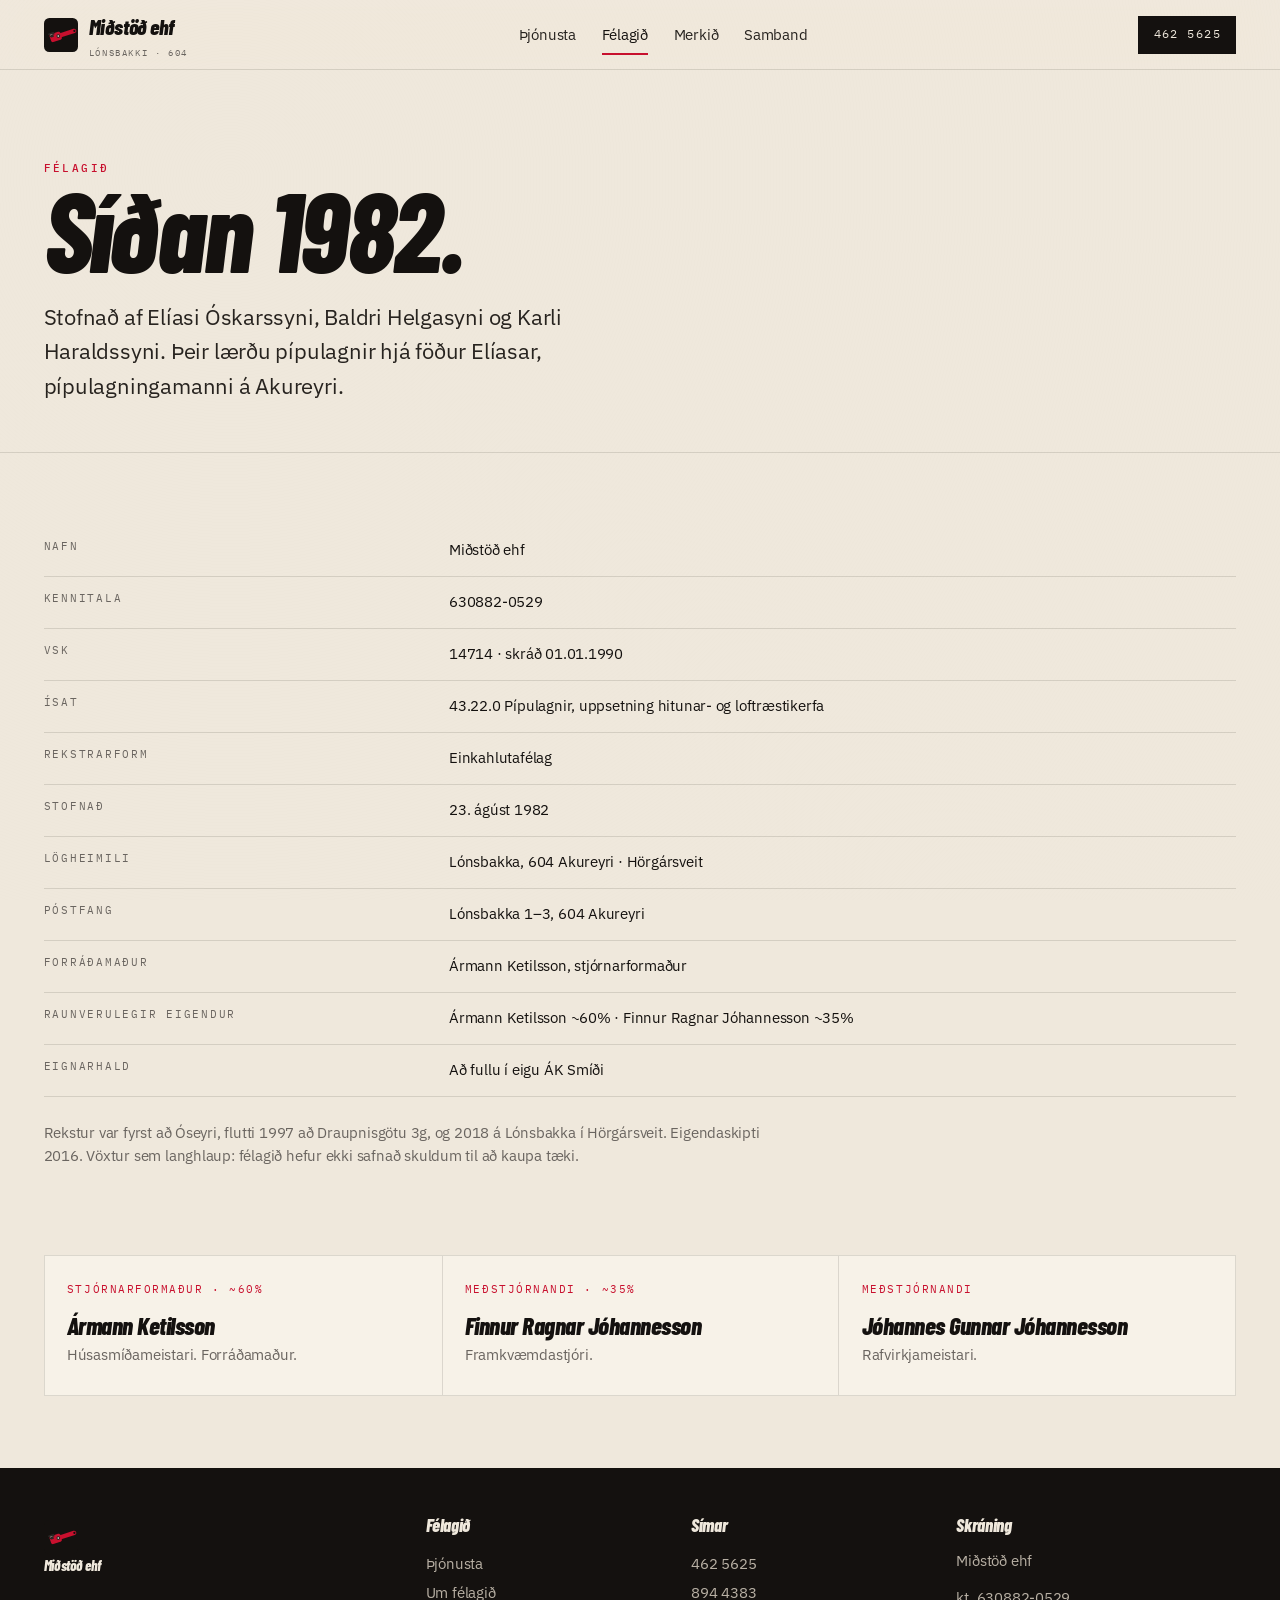
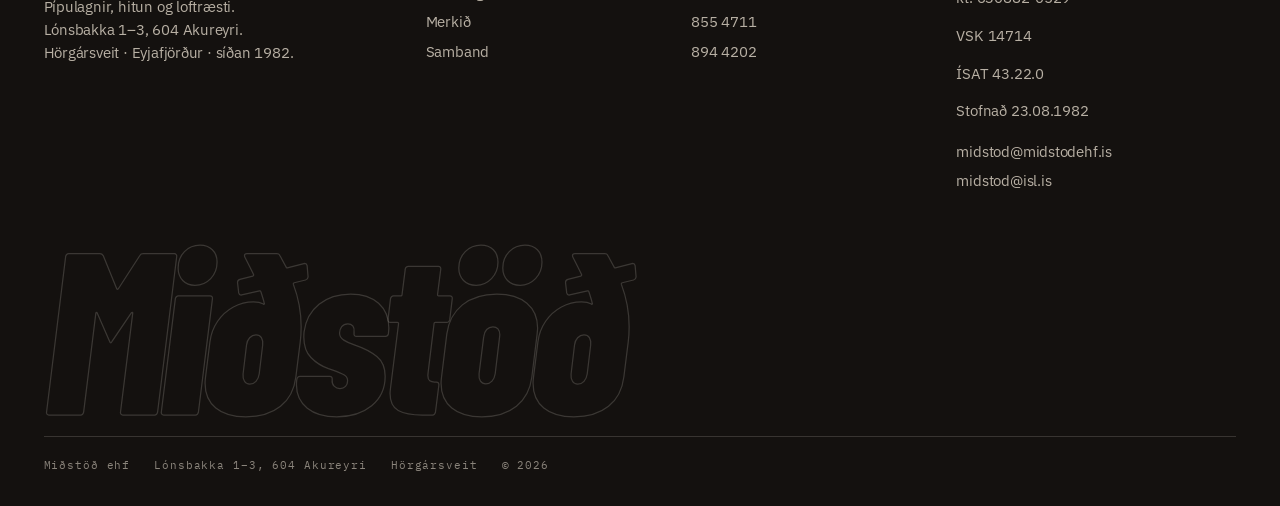
<file: felagid.html>
<!DOCTYPE html>
<html lang="is">
<head>
  <meta charset="utf-8">
  <meta name="viewport" content="width=device-width, initial-scale=1">
  <title>Félagið — Miðstöð ehf</title>
  <meta name="description" content="Miðstöð ehf, kt. 630882-0529. Stofnað 23. ágúst 1982. Ármann Ketilsson stjórnarformaður. Lónsbakka 1–3, 604 Akureyri.">
  <meta name="theme-color" content="#14110f">
  <meta name="robots" content="index,follow">
  <link rel="canonical" href="https://midstod.vercel.app/felagid">
  <link rel="icon" href="img/favicon.svg" type="image/svg+xml">
  <link rel="icon" href="img/favicon-32.png" sizes="32x32" type="image/png">
  <link rel="apple-touch-icon" href="img/apple-touch.png">
  <link rel="manifest" href="site.webmanifest">
  <meta property="og:type" content="website">
  <meta property="og:locale" content="is_IS">
  <meta property="og:title" content="Félagið">
  <meta property="og:description" content="Miðstöð ehf, kt. 630882-0529. Stofnað 23. ágúst 1982. Ármann Ketilsson stjórnarformaður. Lónsbakka 1–3, 604 Akureyri.">
  <meta property="og:url" content="https://midstod.vercel.app/felagid">
  <meta property="og:image" content="https://api.finna.is/uploads/company/header_image/7693/original.jpg">
  <meta property="og:image:width" content="1200">
  <meta property="og:image:height" content="630">
  <meta name="twitter:card" content="summary_large_image">
  <meta name="twitter:image" content="https://api.finna.is/uploads/company/header_image/7693/original.jpg">
  <link rel="preconnect" href="https://fonts.googleapis.com">
  <link rel="preconnect" href="https://fonts.gstatic.com" crossorigin>
  <link href="https://fonts.googleapis.com/css2?family=Barlow+Condensed:ital,wght@0,600;0,700;0,800;1,700;1,800&family=IBM+Plex+Mono:wght@400;500&family=IBM+Plex+Sans:ital,wght@0,400;0,500;0,600;1,400&display=swap" rel="stylesheet">
  <link rel="stylesheet" href="css/site.css">
  
</head>
<body>
<a class="skip" href="#efni">Fara í efni</a>
<header class="nav" data-nav>
  <a class="nav-brand" href="index.html">
    <img src="img/mark.svg" width="34" height="34" alt="">
    <span>Miðstöð ehf<small>Lónsbakki · 604</small></span>
  </a>
  <nav class="nav-links" data-links aria-label="Aðalvalmynd">
    <a href="thjonusta.html">Þjónusta</a>
    <a href="felagid.html" aria-current="page">Félagið</a>
    <a href="merki.html">Merkið</a>
    <a href="samband.html">Samband</a>
  </nav>
  <a class="nav-tel" href="tel:+3544625625">462 5625</a>
  <button class="nav-toggle" type="button" aria-label="Opna valmynd" aria-expanded="false" data-toggle>
    <span></span>
  </button>
</header>
<main id="efni">
<section class="page-hero">
  <div class="wrap">
    <p class="kicker">Félagið</p>
    <h1>Síðan 1982.</h1>
    <p class="lede" style="margin-top:1.2rem">Stofnað af Elíasi Óskarssyni, Baldri Helgasyni og Karli Haraldssyni. Þeir lærðu pípulagnir hjá föður Elíasar, pípulagningamanni á Akureyri.</p>
  </div>
</section>
<section class="section">
  <div class="wrap">
    <table class="spec">
      <tr><th>Nafn</th><td>Miðstöð ehf</td></tr>
      <tr><th>Kennitala</th><td>630882-0529</td></tr>
      <tr><th>VSK</th><td>14714 · skráð 01.01.1990</td></tr>
      <tr><th>ÍSAT</th><td>43.22.0 Pípulagnir, uppsetning hitunar- og loftræstikerfa</td></tr>
      <tr><th>Rekstrarform</th><td>Einkahlutafélag</td></tr>
      <tr><th>Stofnað</th><td>23. ágúst 1982</td></tr>
      <tr><th>Lögheimili</th><td>Lónsbakka, 604 Akureyri · Hörgársveit</td></tr>
      <tr><th>Póstfang</th><td>Lónsbakka 1–3, 604 Akureyri</td></tr>
      <tr><th>Forráðamaður</th><td>Ármann Ketilsson, stjórnarformaður</td></tr>
      <tr><th>Raunverulegir eigendur</th><td>Ármann Ketilsson ~60% · Finnur Ragnar Jóhannesson ~35%</td></tr>
      <tr><th>Eignarhald</th><td>Að fullu í eigu ÁK Smíði</td></tr>
    </table>
    <p class="note" style="margin-top:1.6rem">Rekstur var fyrst að Óseyri, flutti 1997 að Draupnisgötu 3g, og 2018 á Lónsbakka í Hörgársveit. Eigendaskipti 2016. Vöxtur sem langhlaup: félagið hefur ekki safnað skuldum til að kaupa tæki.</p>
  </div>
</section>
<section class="section" style="padding-top:0">
  <div class="wrap">
    <div class="people">
      <article class="person">
        <p class="role">Stjórnarformaður · ~60%</p>
        <h3>Ármann Ketilsson</h3>
        <p>Húsasmíðameistari. Forráðamaður.</p>
      </article>
      <article class="person">
        <p class="role">Meðstjórnandi · ~35%</p>
        <h3>Finnur Ragnar Jóhannesson</h3>
        <p>Framkvæmdastjóri.</p>
      </article>
      <article class="person">
        <p class="role">Meðstjórnandi</p>
        <h3>Jóhannes Gunnar Jóhannesson</h3>
        <p>Rafvirkjameistari.</p>
      </article>
    </div>
  </div>
</section>
</main>
<footer class="foot">
  <div class="wrap">
    <div class="foot-grid">
      <div>
        <a class="nav-brand" href="index.html">
          <img src="img/mark.svg" width="36" height="36" alt="">
          <span>Miðstöð ehf</span>
        </a>
        <p>Pípulagnir, hitun og loftræsti.<br>Lónsbakka 1–3, 604 Akureyri.<br>Hörgársveit · Eyjafjörður · síðan 1982.</p>
      </div>
      <div>
        <h2>Félagið</h2>
        <a href="thjonusta.html">Þjónusta</a>
        <a href="felagid.html">Um félagið</a>
        <a href="merki.html">Merkið</a>
        <a href="samband.html">Samband</a>
      </div>
      <div>
        <h2>Símar</h2>
        <a href="tel:+3544625625">462 5625</a>
        <a href="tel:+3548944383">894 4383</a>
        <a href="tel:+3548554711">855 4711</a>
        <a href="tel:+3548944202">894 4202</a>
      </div>
      <div>
        <h2>Skráning</h2>
        <p>Miðstöð ehf</p>
        <p>kt. 630882-0529</p>
        <p>VSK 14714</p>
        <p>ÍSAT 43.22.0</p>
        <p>Stofnað 23.08.1982</p>
        <a href="mailto:midstod@midstodehf.is">midstod@midstodehf.is</a>
        <a href="mailto:midstod@isl.is">midstod@isl.is</a>
      </div>
    </div>
    <div class="foot-giant" aria-hidden="true">Miðstöð</div>
    <div class="foot-legal">
      <span>Miðstöð ehf</span>
      <span>Lónsbakka 1–3, 604 Akureyri</span>
      <span>Hörgársveit</span>
      <span>© <span data-year>2026</span></span>
    </div>
  </div>
</footer>
<script src="js/site.js"></script></body></html>
</file>
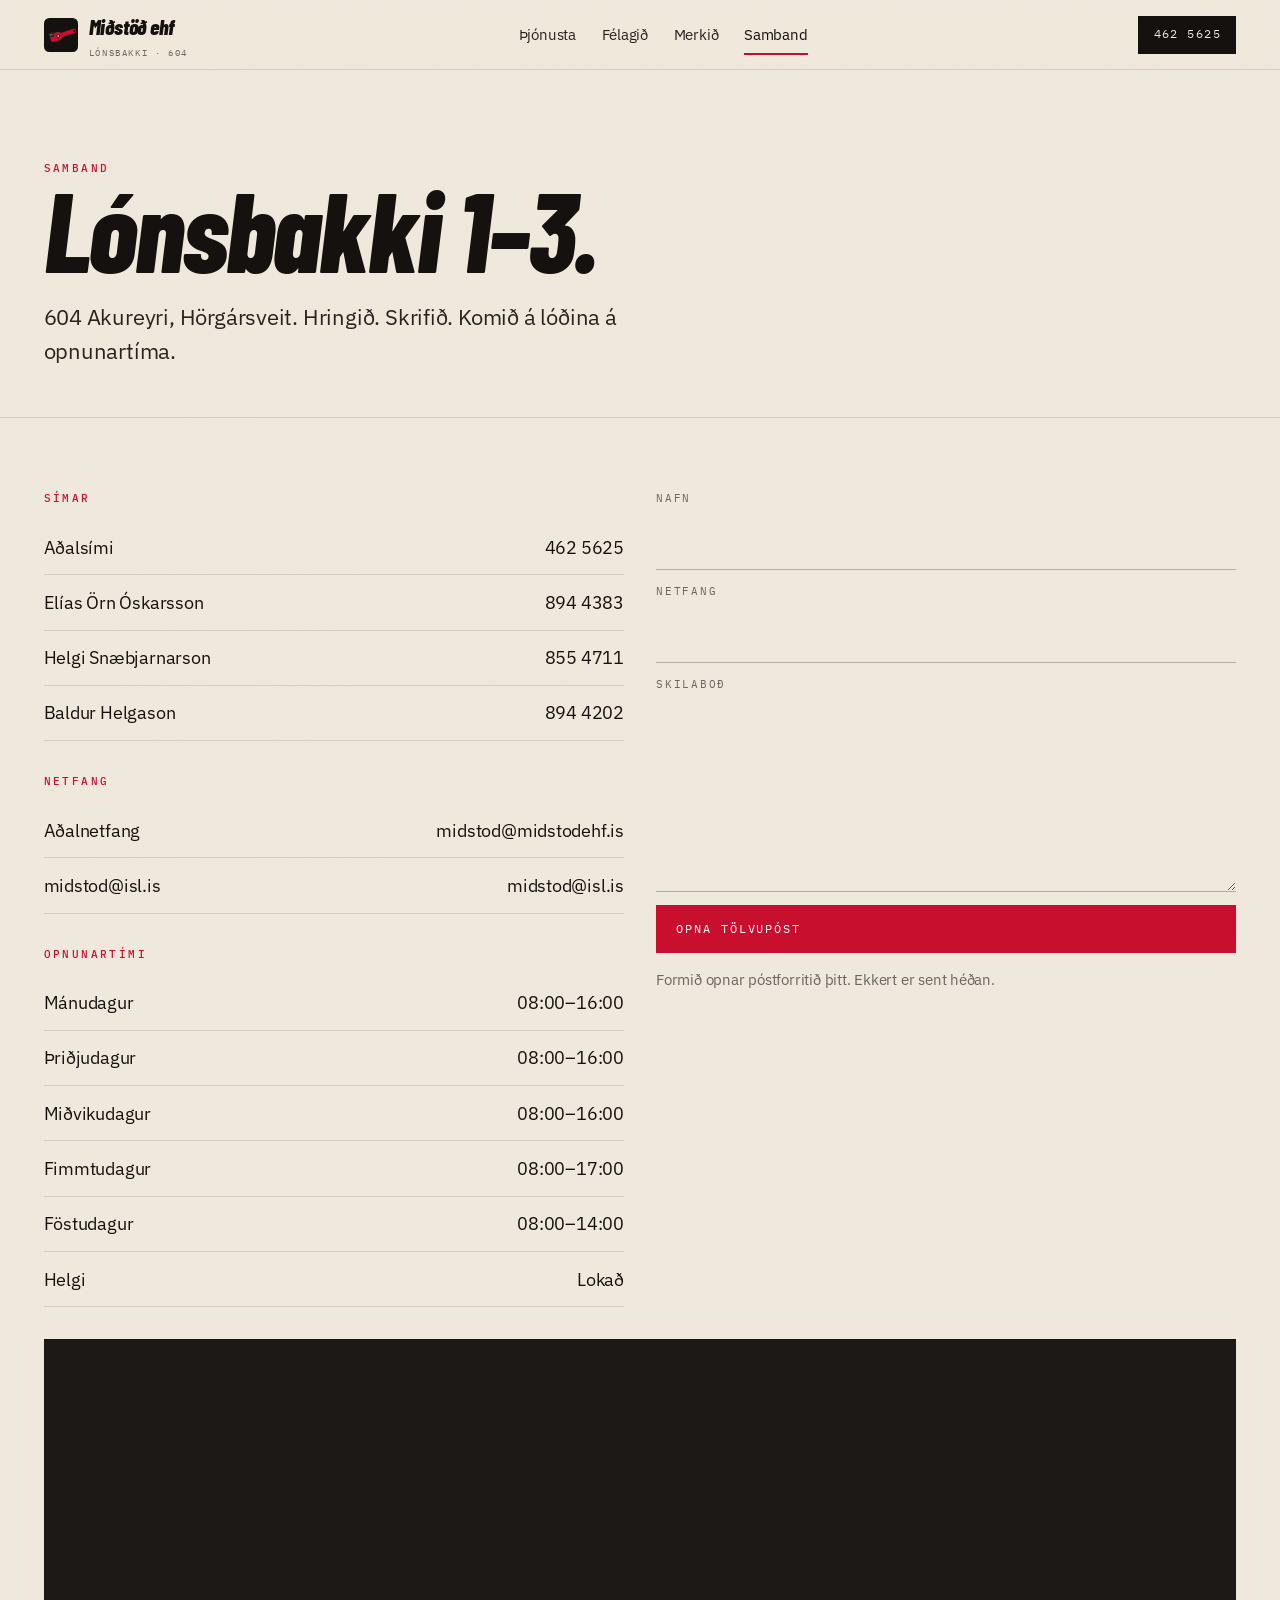
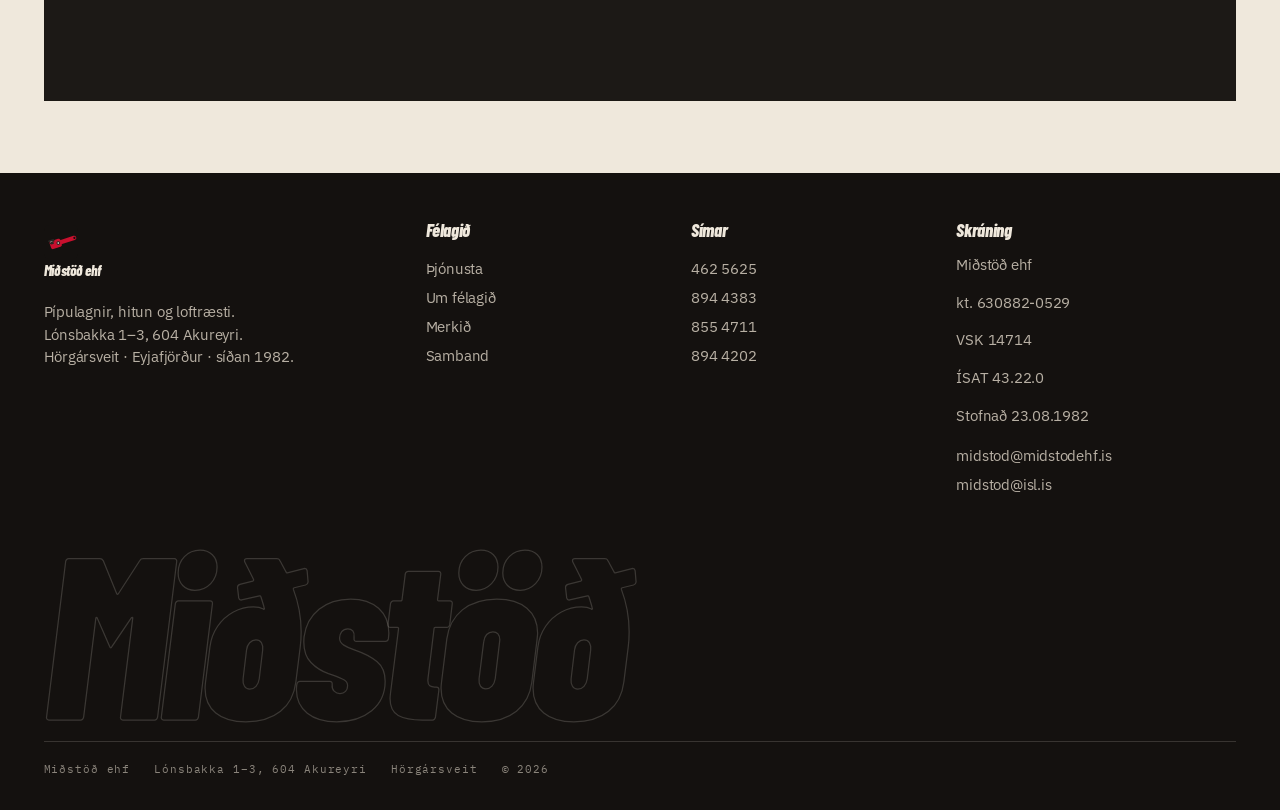
<file: samband.html>
<!DOCTYPE html>
<html lang="is">
<head>
  <meta charset="utf-8">
  <meta name="viewport" content="width=device-width, initial-scale=1">
  <title>Samband — Miðstöð ehf</title>
  <meta name="description" content="Hafa samband við Miðstöð ehf. Lónsbakka 1–3, 604 Akureyri. 462 5625 · midstod@midstodehf.is. Opnunartími virka daga.">
  <meta name="theme-color" content="#14110f">
  <meta name="robots" content="index,follow">
  <link rel="canonical" href="https://midstod.vercel.app/samband">
  <link rel="icon" href="img/favicon.svg" type="image/svg+xml">
  <link rel="icon" href="img/favicon-32.png" sizes="32x32" type="image/png">
  <link rel="apple-touch-icon" href="img/apple-touch.png">
  <link rel="manifest" href="site.webmanifest">
  <meta property="og:type" content="website">
  <meta property="og:locale" content="is_IS">
  <meta property="og:title" content="Samband">
  <meta property="og:description" content="Hafa samband við Miðstöð ehf. Lónsbakka 1–3, 604 Akureyri. 462 5625 · midstod@midstodehf.is. Opnunartími virka daga.">
  <meta property="og:url" content="https://midstod.vercel.app/samband">
  <meta property="og:image" content="https://midstod.vercel.app/img/og.jpg">
  <meta property="og:image:width" content="1200">
  <meta property="og:image:height" content="630">
  <meta name="twitter:card" content="summary_large_image">
  <meta name="twitter:image" content="https://midstod.vercel.app/img/og.jpg">
  <link rel="preconnect" href="https://fonts.googleapis.com">
  <link rel="preconnect" href="https://fonts.gstatic.com" crossorigin>
  <link href="https://fonts.googleapis.com/css2?family=Barlow+Condensed:ital,wght@0,600;0,700;0,800;1,700;1,800&family=IBM+Plex+Mono:wght@400;500&family=IBM+Plex+Sans:ital,wght@0,400;0,500;0,600;1,400&display=swap" rel="stylesheet">
  <link rel="stylesheet" href="css/site.css">
  
</head>
<body>
<a class="skip" href="#efni">Fara í efni</a>
<header class="nav" data-nav>
  <a class="nav-brand" href="index.html">
    <img src="img/mark.svg" width="34" height="34" alt="">
    <span>Miðstöð ehf<small>Lónsbakki · 604</small></span>
  </a>
  <nav class="nav-links" data-links aria-label="Aðalvalmynd">
    <a href="thjonusta.html">Þjónusta</a>
    <a href="felagid.html">Félagið</a>
    <a href="merki.html">Merkið</a>
    <a href="samband.html" aria-current="page">Samband</a>
  </nav>
  <a class="nav-tel" href="tel:+3544625625">462 5625</a>
  <button class="nav-toggle" type="button" aria-label="Opna valmynd" aria-expanded="false" data-toggle>
    <span></span>
  </button>
</header>
<main id="efni">
<section class="page-hero">
  <div class="wrap">
    <p class="kicker">Samband</p>
    <h1>Lónsbakki 1–3.</h1>
    <p class="lede" style="margin-top:1.2rem">604 Akureyri, Hörgársveit. Hringið. Skrifið. Komið á lóðina á opnunartíma.</p>
  </div>
</section>
<section class="section">
  <div class="wrap">
    <div class="contact-grid">
      <div>
        <p class="kicker">Símar</p>
        <div class="phones" style="margin-top:.8rem">
          <a href="tel:+3544625625"><span>Aðalsími</span><span>462 5625</span></a>
          <a href="tel:+3548944383"><span>Elías Örn Óskarsson</span><span>894 4383</span></a>
          <a href="tel:+3548554711"><span>Helgi Snæbjarnarson</span><span>855 4711</span></a>
          <a href="tel:+3548944202"><span>Baldur Helgason</span><span>894 4202</span></a>
        </div>
        <p class="kicker" style="margin-top:2rem">Netfang</p>
        <div class="mails" style="margin-top:.8rem">
          <a href="mailto:midstod@midstodehf.is"><span>Aðalnetfang</span><span>midstod@midstodehf.is</span></a>
          <a href="mailto:midstod@isl.is"><span>midstod@isl.is</span><span>midstod@isl.is</span></a>
        </div>
        <p class="kicker" style="margin-top:2rem">Opnunartími</p>
        <ul class="hours" style="margin-top:.8rem">
          <li><span>Mánudagur</span><span>08:00–16:00</span></li>
          <li><span>Þriðjudagur</span><span>08:00–16:00</span></li>
          <li><span>Miðvikudagur</span><span>08:00–16:00</span></li>
          <li><span>Fimmtudagur</span><span>08:00–17:00</span></li>
          <li><span>Föstudagur</span><span>08:00–14:00</span></li>
          <li><span>Helgi</span><span>Lokað</span></li>
        </ul>
      </div>
      <div>
        <form data-mail>
          <label for="nafn">Nafn</label>
          <input id="nafn" name="nafn" autocomplete="name">
          <label for="netfang">Netfang</label>
          <input id="netfang" name="netfang" type="email" autocomplete="email">
          <label for="skilabod">Skilaboð</label>
          <textarea id="skilabod" name="skilabod" rows="6" required></textarea>
          <button class="btn" type="submit">Opna tölvupóst</button>
        </form>
        <p class="note" style="margin-top:1rem">Formið opnar póstforritið þitt. Ekkert er sent héðan.</p>
      </div>
    </div>
    <div class="map-frame" style="margin-top:2rem">
      <iframe title="Kort af Lónsbakka 1–3" src="https://maps.google.com/maps?q=Lónsbakka%201-3%20604%20Akureyri&z=14&output=embed" loading="lazy" referrerpolicy="no-referrer-when-downgrade"></iframe>
    </div>
  </div>
</section>
</main>
<footer class="foot">
  <div class="wrap">
    <div class="foot-grid">
      <div>
        <a class="nav-brand" href="index.html">
          <img src="img/mark.svg" width="36" height="36" alt="">
          <span>Miðstöð ehf</span>
        </a>
        <p>Pípulagnir, hitun og loftræsti.<br>Lónsbakka 1–3, 604 Akureyri.<br>Hörgársveit · Eyjafjörður · síðan 1982.</p>
      </div>
      <div>
        <h2>Félagið</h2>
        <a href="thjonusta.html">Þjónusta</a>
        <a href="felagid.html">Um félagið</a>
        <a href="merki.html">Merkið</a>
        <a href="samband.html">Samband</a>
      </div>
      <div>
        <h2>Símar</h2>
        <a href="tel:+3544625625">462 5625</a>
        <a href="tel:+3548944383">894 4383</a>
        <a href="tel:+3548554711">855 4711</a>
        <a href="tel:+3548944202">894 4202</a>
      </div>
      <div>
        <h2>Skráning</h2>
        <p>Miðstöð ehf</p>
        <p>kt. 630882-0529</p>
        <p>VSK 14714</p>
        <p>ÍSAT 43.22.0</p>
        <p>Stofnað 23.08.1982</p>
        <a href="mailto:midstod@midstodehf.is">midstod@midstodehf.is</a>
        <a href="mailto:midstod@isl.is">midstod@isl.is</a>
      </div>
    </div>
    <div class="foot-giant" aria-hidden="true">Miðstöð</div>
    <div class="foot-legal">
      <span>Miðstöð ehf</span>
      <span>Lónsbakka 1–3, 604 Akureyri</span>
      <span>Hörgársveit</span>
      <span>© <span data-year>2026</span></span>
    </div>
  </div>
</footer>
<script src="js/site.js"></script></body></html>
</file>
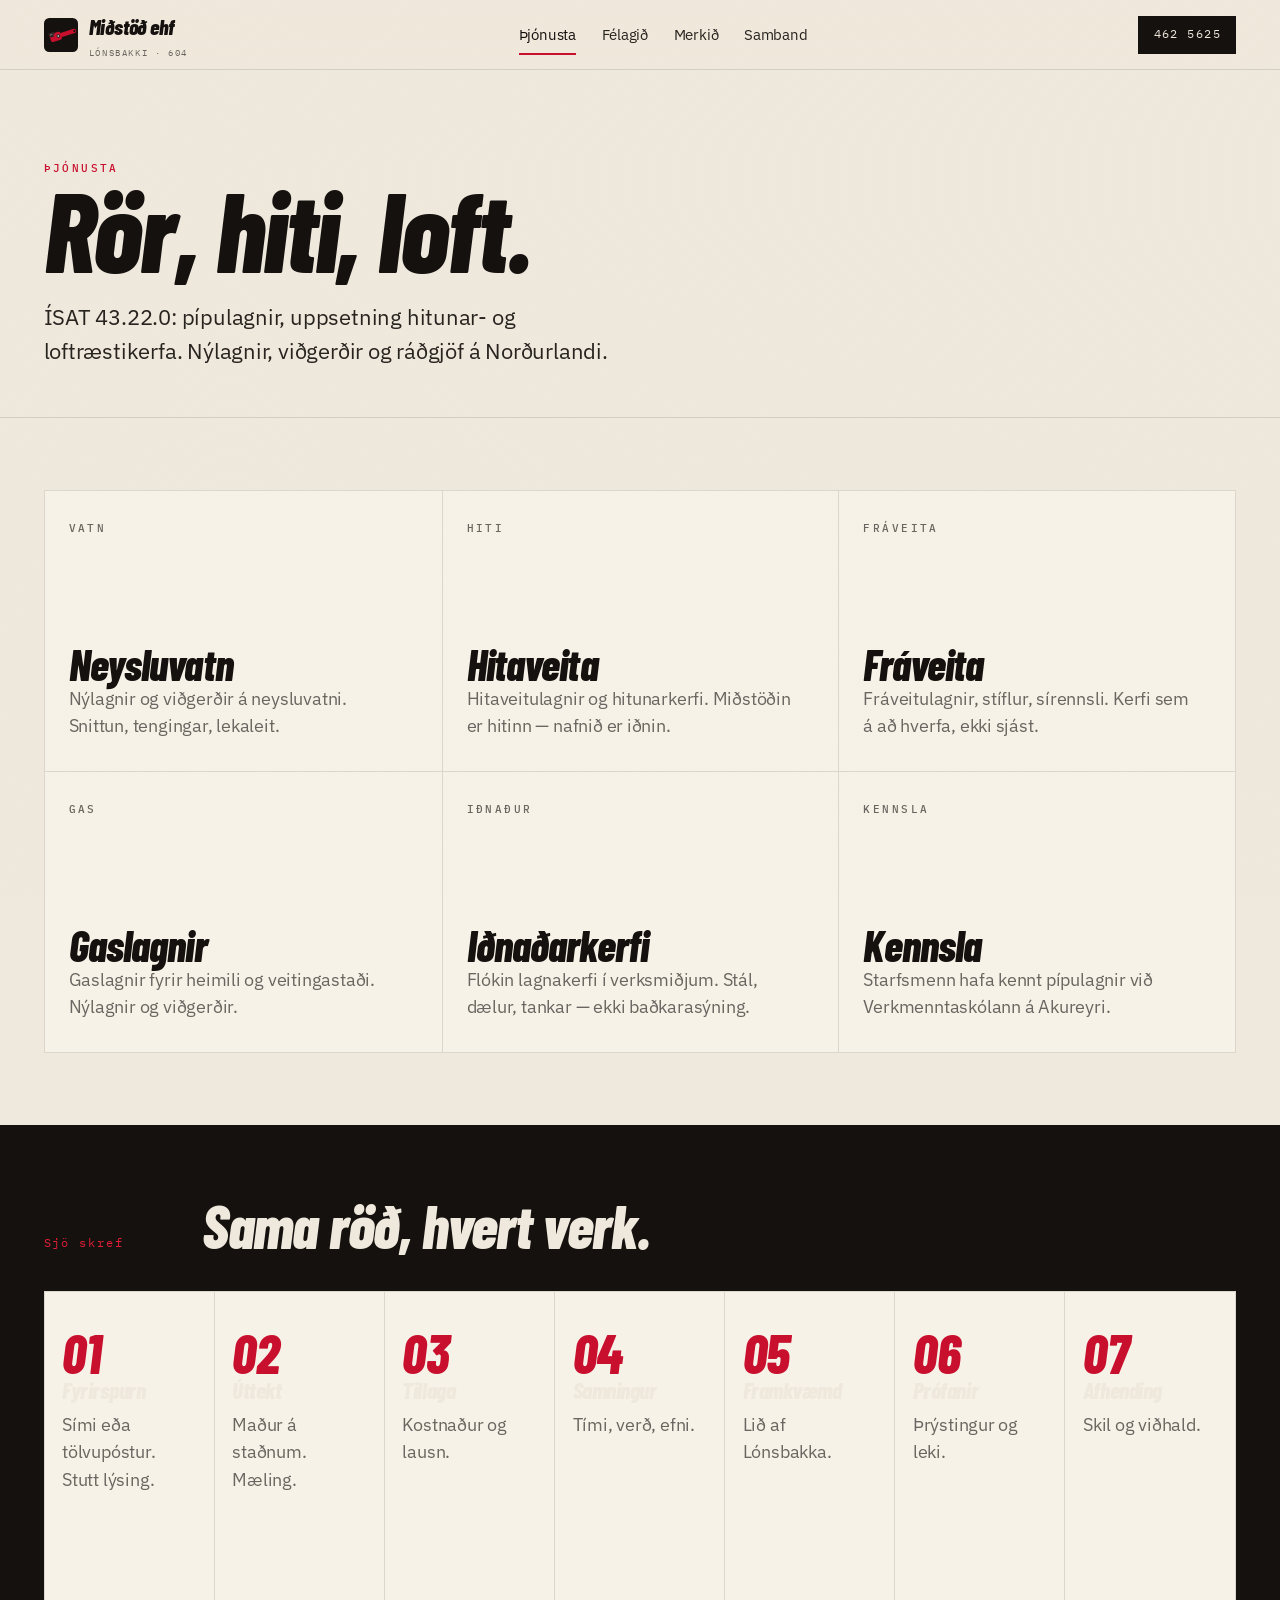
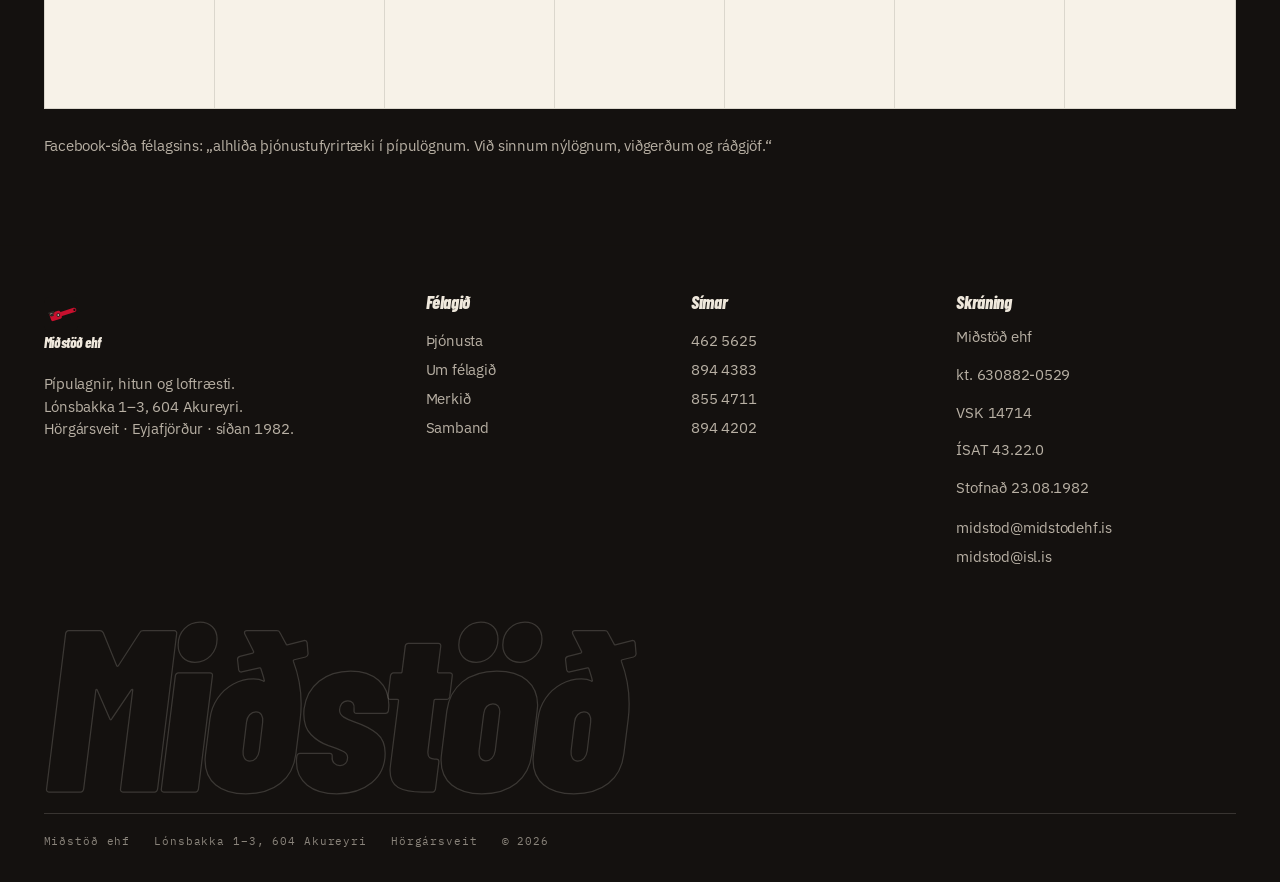
<file: thjonusta.html>
<!DOCTYPE html>
<html lang="is">
<head>
  <meta charset="utf-8">
  <meta name="viewport" content="width=device-width, initial-scale=1">
  <title>Þjónusta — Miðstöð ehf</title>
  <meta name="description" content="Pípulagnir, hitun, loftræsti og gaslagnir. Sjö skref frá fyrirspurn að afhendingu. Miðstöð ehf, Lónsbakka 1–3, 604 Akureyri.">
  <meta name="theme-color" content="#14110f">
  <meta name="robots" content="index,follow">
  <link rel="canonical" href="https://midstod.vercel.app/thjonusta">
  <link rel="icon" href="img/favicon.svg" type="image/svg+xml">
  <link rel="icon" href="img/favicon-32.png" sizes="32x32" type="image/png">
  <link rel="apple-touch-icon" href="img/apple-touch.png">
  <link rel="manifest" href="site.webmanifest">
  <meta property="og:type" content="website">
  <meta property="og:locale" content="is_IS">
  <meta property="og:title" content="Þjónusta">
  <meta property="og:description" content="Pípulagnir, hitun, loftræsti og gaslagnir. Sjö skref frá fyrirspurn að afhendingu. Miðstöð ehf, Lónsbakka 1–3, 604 Akureyri.">
  <meta property="og:url" content="https://midstod.vercel.app/thjonusta">
  <meta property="og:image" content="https://midstod.vercel.app/img/og.jpg">
  <meta property="og:image:width" content="1200">
  <meta property="og:image:height" content="630">
  <meta name="twitter:card" content="summary_large_image">
  <meta name="twitter:image" content="https://midstod.vercel.app/img/og.jpg">
  <link rel="preconnect" href="https://fonts.googleapis.com">
  <link rel="preconnect" href="https://fonts.gstatic.com" crossorigin>
  <link href="https://fonts.googleapis.com/css2?family=Barlow+Condensed:ital,wght@0,600;0,700;0,800;1,700;1,800&family=IBM+Plex+Mono:wght@400;500&family=IBM+Plex+Sans:ital,wght@0,400;0,500;0,600;1,400&display=swap" rel="stylesheet">
  <link rel="stylesheet" href="css/site.css">
  
</head>
<body>
<a class="skip" href="#efni">Fara í efni</a>
<header class="nav" data-nav>
  <a class="nav-brand" href="index.html">
    <img src="img/mark.svg" width="34" height="34" alt="">
    <span>Miðstöð ehf<small>Lónsbakki · 604</small></span>
  </a>
  <nav class="nav-links" data-links aria-label="Aðalvalmynd">
    <a href="thjonusta.html" aria-current="page">Þjónusta</a>
    <a href="felagid.html">Félagið</a>
    <a href="merki.html">Merkið</a>
    <a href="samband.html">Samband</a>
  </nav>
  <a class="nav-tel" href="tel:+3544625625">462 5625</a>
  <button class="nav-toggle" type="button" aria-label="Opna valmynd" aria-expanded="false" data-toggle>
    <span></span>
  </button>
</header>
<main id="efni">
<section class="page-hero">
  <div class="wrap">
    <p class="kicker">Þjónusta</p>
    <h1>Rör, hiti, loft.</h1>
    <p class="lede" style="margin-top:1.2rem">ÍSAT 43.22.0: pípulagnir, uppsetning hitunar- og loftræstikerfa. Nýlagnir, viðgerðir og ráðgjöf á Norðurlandi.</p>
  </div>
</section>
<section class="section">
  <div class="wrap">
    <div class="trades">
      <article class="trade">
        <p class="kicker">Vatn</p>
        <div>
          <h3>Neysluvatn</h3>
          <p>Nýlagnir og viðgerðir á neysluvatni. Snittun, tengingar, lekaleit.</p>
        </div>
      </article>
      <article class="trade">
        <p class="kicker">Hiti</p>
        <div>
          <h3>Hitaveita</h3>
          <p>Hitaveitulagnir og hitunarkerfi. Miðstöðin er hitinn — nafnið er iðnin.</p>
        </div>
      </article>
      <article class="trade">
        <p class="kicker">Fráveita</p>
        <div>
          <h3>Fráveita</h3>
          <p>Fráveitulagnir, stíflur, sírennsli. Kerfi sem á að hverfa, ekki sjást.</p>
        </div>
      </article>
    </div>
    <div class="trades" style="border-top:0">
      <article class="trade">
        <p class="kicker">Gas</p>
        <div>
          <h3>Gaslagnir</h3>
          <p>Gaslagnir fyrir heimili og veitingastaði. Nýlagnir og viðgerðir.</p>
        </div>
      </article>
      <article class="trade">
        <p class="kicker">Iðnaður</p>
        <div>
          <h3>Iðnaðarkerfi</h3>
          <p>Flókin lagnakerfi í verksmiðjum. Stál, dælur, tankar — ekki baðkarasýning.</p>
        </div>
      </article>
      <article class="trade">
        <p class="kicker">Kennsla</p>
        <div>
          <h3>Kennsla</h3>
          <p>Starfsmenn hafa kennt pípulagnir við Verkmenntaskólann á Akureyri.</p>
        </div>
      </article>
    </div>
  </div>
</section>
<section class="section ink">
  <div class="wrap">
    <div class="section-head">
      <span class="idx">Sjö skref</span>
      <h2>Sama röð, hvert verk.</h2>
    </div>
    <div class="deck">
      <article class="step-card"><div><p class="num">01</p><h3>Fyrirspurn</h3><p>Sími eða tölvupóstur. Stutt lýsing.</p></div></article>
      <article class="step-card"><div><p class="num">02</p><h3>Úttekt</h3><p>Maður á staðnum. Mæling.</p></div></article>
      <article class="step-card"><div><p class="num">03</p><h3>Tillaga</h3><p>Kostnaður og lausn.</p></div></article>
      <article class="step-card"><div><p class="num">04</p><h3>Samningur</h3><p>Tími, verð, efni.</p></div></article>
      <article class="step-card"><div><p class="num">05</p><h3>Framkvæmd</h3><p>Lið af Lónsbakka.</p></div></article>
      <article class="step-card"><div><p class="num">06</p><h3>Prófanir</h3><p>Þrýstingur og leki.</p></div></article>
      <article class="step-card"><div><p class="num">07</p><h3>Afhending</h3><p>Skil og viðhald.</p></div></article>
    </div>
    <p class="note" style="margin-top:1.6rem;color:#b8b0a4">Facebook-síða félagsins: „alhliða þjónustufyrirtæki í pípulögnum. Við sinnum nýlögnum, viðgerðum og ráðgjöf.“</p>
  </div>
</section>
</main>
<footer class="foot">
  <div class="wrap">
    <div class="foot-grid">
      <div>
        <a class="nav-brand" href="index.html">
          <img src="img/mark.svg" width="36" height="36" alt="">
          <span>Miðstöð ehf</span>
        </a>
        <p>Pípulagnir, hitun og loftræsti.<br>Lónsbakka 1–3, 604 Akureyri.<br>Hörgársveit · Eyjafjörður · síðan 1982.</p>
      </div>
      <div>
        <h2>Félagið</h2>
        <a href="thjonusta.html">Þjónusta</a>
        <a href="felagid.html">Um félagið</a>
        <a href="merki.html">Merkið</a>
        <a href="samband.html">Samband</a>
      </div>
      <div>
        <h2>Símar</h2>
        <a href="tel:+3544625625">462 5625</a>
        <a href="tel:+3548944383">894 4383</a>
        <a href="tel:+3548554711">855 4711</a>
        <a href="tel:+3548944202">894 4202</a>
      </div>
      <div>
        <h2>Skráning</h2>
        <p>Miðstöð ehf</p>
        <p>kt. 630882-0529</p>
        <p>VSK 14714</p>
        <p>ÍSAT 43.22.0</p>
        <p>Stofnað 23.08.1982</p>
        <a href="mailto:midstod@midstodehf.is">midstod@midstodehf.is</a>
        <a href="mailto:midstod@isl.is">midstod@isl.is</a>
      </div>
    </div>
    <div class="foot-giant" aria-hidden="true">Miðstöð</div>
    <div class="foot-legal">
      <span>Miðstöð ehf</span>
      <span>Lónsbakka 1–3, 604 Akureyri</span>
      <span>Hörgársveit</span>
      <span>© <span data-year>2026</span></span>
    </div>
  </div>
</footer>
<script src="js/site.js"></script></body></html>
</file>
<file: css/site.css>
:root {
  --ink: #14110f;
  --ink-2: #1c1916;
  --ink-3: #27231f;
  --paper: #efe8dc;
  --paper-2: #f7f2e8;
  --paper-3: #e4dccb;
  --red: #c8102e;
  --red-2: #e01e37;
  --red-dim: #8e0d22;
  --steel: #6a6560;
  --mute: #8a847b;
  --line: rgba(20, 17, 15, 0.12);
  --line-light: rgba(239, 232, 220, 0.16);
  --line-strong: rgba(20, 17, 15, 0.28);
  --fjord: #1a3d42;
  --sans: "IBM Plex Sans", "Helvetica Neue", Helvetica, Arial, sans-serif;
  --display: "Barlow Condensed", "Arial Narrow", Impact, sans-serif;
  --mono: "IBM Plex Mono", ui-monospace, Menlo, monospace;
  --pad: clamp(1.2rem, 3.4vw, 3.6rem);
  --max: 1400px;
  --nav-h: 4.4rem;
  --ease: cubic-bezier(0.22, 1, 0.36, 1);
}
*, *::before, *::after { box-sizing: border-box; }
html { scroll-behavior: smooth; }
html, body { margin: 0; padding: 0; }
body {
  font-family: var(--sans);
  background: var(--paper);
  color: var(--ink);
  font-size: 17.5px;
  line-height: 1.55;
  letter-spacing: -0.012em;
  text-rendering: optimizeLegibility;
  -webkit-font-smoothing: antialiased;
}
img, svg { display: block; max-width: 100%; }
a { color: inherit; text-decoration: none; }
button { font-family: inherit; }
:focus-visible { outline: 2px solid var(--red); outline-offset: 3px; }
.skip { position: absolute; left: -999px; top: 0; }
.skip:focus { left: 1rem; top: 1rem; z-index: 90; background: var(--red); color: #fff; padding: .5rem 1rem; }

body::before {
  content: "";
  pointer-events: none;
  position: fixed; inset: 0; z-index: 60;
  opacity: .09;
  background-image: repeating-radial-gradient(circle at 18% 20%, rgba(20,17,15,.06) 0 1px, transparent 1px 3px);
  mix-blend-mode: multiply;
}

.wrap { width: min(var(--max), calc(100% - var(--pad) * 2)); margin-inline: auto; }
.kicker {
  font-family: var(--mono);
  font-size: 11px;
  letter-spacing: 0.22em;
  text-transform: uppercase;
  color: var(--red);
  font-weight: 500;
  margin: 0;
}
h1, h2, h3 { font-family: var(--display); font-weight: 800; font-style: italic; letter-spacing: -0.02em; margin: 0; line-height: 0.92; text-transform: none; }
.display {
  font-family: var(--display);
  font-weight: 800;
  font-style: italic;
  letter-spacing: -0.03em;
  line-height: 0.82;
  font-size: clamp(4.4rem, 16vw, 12rem);
}
.lede { font-size: clamp(1.12rem, 2vw, 1.4rem); color: var(--ink-3); max-width: 38rem; margin: 0; }
.muted { color: var(--steel); }
.red { color: var(--red); }

.nav {
  position: sticky; top: 0; z-index: 40;
  display: flex; align-items: center; justify-content: space-between;
  gap: 1rem;
  height: var(--nav-h);
  padding: 0 var(--pad);
  background: color-mix(in srgb, var(--paper) 82%, transparent);
  backdrop-filter: blur(18px) saturate(1.3);
  border-bottom: 1px solid var(--line);
}
.nav-brand {
  display: flex; align-items: center; gap: .7rem;
  font-family: var(--display);
  font-weight: 800;
  font-style: italic;
  letter-spacing: -0.02em;
  font-size: 1.35rem;
  min-width: max-content;
}
.nav-brand img { width: 34px; height: 34px; }
.nav-brand small {
  display: block;
  font-family: var(--mono);
  font-style: normal;
  font-weight: 400;
  font-size: 9px;
  letter-spacing: .18em;
  text-transform: uppercase;
  color: var(--steel);
  margin-top: .15rem;
}
.nav-links { display: flex; align-items: center; gap: 1.6rem; font-size: .95rem; color: var(--ink-3); }
.nav-links a { position: relative; }
.nav-links a:hover, .nav-links a[aria-current="page"] { color: var(--ink); }
.nav-links a[aria-current="page"]::after {
  content: ""; position: absolute; left: 0; right: 0; bottom: -9px;
  height: 2px; background: var(--red);
}
.nav-tel {
  font-family: var(--mono); font-size: 12px; letter-spacing: .12em;
  border: 1px solid var(--line-strong); padding: .55rem .9rem; background: var(--ink); color: var(--paper);
}
.nav-tel:hover { background: var(--red); border-color: var(--red); }
.nav-toggle {
  display: none; width: 42px; height: 42px;
  background: transparent; border: 1px solid var(--line); cursor: pointer; color: var(--ink);
}
.nav-toggle span, .nav-toggle span::before, .nav-toggle span::after {
  display: block; width: 16px; height: 1.5px; background: currentColor; position: relative;
}
.nav-toggle span::before, .nav-toggle span::after { content: ""; position: absolute; left: 0; }
.nav-toggle span::before { top: -5px; }
.nav-toggle span::after { top: 5px; }

@media (max-width: 900px) {
  .nav-links, .nav-tel { display: none; }
  .nav.is-open .nav-links {
    display: flex; flex-direction: column;
    position: absolute; top: var(--nav-h); left: 0; right: 0;
    background: var(--paper); border-bottom: 1px solid var(--line);
    padding: 1.4rem var(--pad) 2rem; gap: 1.05rem; font-size: 1.25rem;
  }
  .nav.is-open .nav-tel { display: inline-flex; position: absolute; top: calc(var(--nav-h) + 14.5rem); left: var(--pad); }
  .nav-toggle { display: grid; place-items: center; }
}

.btn {
  display: inline-flex; align-items: center; gap: .55rem;
  font-family: var(--mono); font-size: 12px; letter-spacing: .16em; text-transform: uppercase;
  padding: .95rem 1.2rem; border: 1px solid var(--red); background: var(--red); color: #fff;
  transition: transform .4s var(--ease), background .2s;
}
.btn:hover { background: var(--red-2); }
.btn-ghost { background: transparent; color: var(--ink); border-color: var(--line-strong); }
.btn-ghost:hover { border-color: var(--ink); }
.btn-light { background: transparent; color: var(--paper); border-color: var(--line-light); }
.btn-light:hover { border-color: var(--paper); }
.row { display: flex; flex-wrap: wrap; gap: .75rem; }

.hero {
  min-height: calc(100svh - var(--nav-h));
  display: grid; grid-template-columns: 1.05fr .95fr;
  border-bottom: 1px solid var(--line);
}
.hero-copy {
  padding: clamp(2rem, 7vh, 5.5rem) var(--pad) 2.6rem;
  display: flex; flex-direction: column; justify-content: flex-end; gap: 1.35rem;
  border-right: 1px solid var(--line);
}
.hero-copy .ehf {
  font-family: var(--display); font-style: italic; font-weight: 700;
  font-size: clamp(1.5rem, 3.4vw, 2.4rem); margin: -.6rem 0 0; letter-spacing: -.02em;
}
.hero-media { position: relative; min-height: 54vh; background: var(--ink); }
.hero-media img { width: 100%; height: 100%; object-fit: cover; filter: saturate(.92) contrast(1.04); }
.hero-media::after {
  content: ""; position: absolute; inset: 0;
  background: linear-gradient(90deg, var(--paper) 0%, transparent 18%),
              linear-gradient(0deg, rgba(20,17,15,.35), transparent 40%);
  mix-blend-mode: multiply; opacity: .35;
}
.hero-cap {
  position: absolute; left: 1.2rem; bottom: 1.2rem; z-index: 2;
  font-family: var(--mono); font-size: 11px; letter-spacing: .18em; text-transform: uppercase; color: var(--paper);
}
@media (max-width: 940px) {
  .hero { grid-template-columns: 1fr; }
  .hero-copy { border-right: 0; border-bottom: 1px solid var(--line); }
}

.marquee { overflow: hidden; border-block: 1px solid var(--line); background: var(--ink); color: var(--paper-3); }
.marquee-track {
  display: flex; gap: 2.4rem; white-space: nowrap; padding: .85rem 0;
  font-family: var(--mono); font-size: 12px; letter-spacing: .26em; text-transform: uppercase;
  color: #b8b0a4; animation: tick 36s linear infinite; width: max-content;
}
.marquee-track span { display: inline-flex; align-items: center; gap: .8rem; }
.marquee-track span::before { content: ""; width: 6px; height: 6px; background: var(--red); border-radius: 50%; }
@keyframes tick { to { transform: translateX(-50%); } }

.section { padding: clamp(3.4rem, 8vh, 7.2rem) 0; }
.section-head {
  display: grid; grid-template-columns: 8.5rem 1fr; gap: 1.4rem;
  margin-bottom: 2.4rem; align-items: end;
}
.section-head h2 { font-size: clamp(2.1rem, 5.4vw, 3.8rem); max-width: 18ch; }
.idx { font-family: var(--mono); color: var(--red); letter-spacing: .16em; font-size: 12px; }
@media (max-width: 800px) { .section-head { grid-template-columns: 1fr; } }

.trades { display: grid; grid-template-columns: repeat(3, 1fr); border: 1px solid var(--line); background: var(--paper-2); }
.trade { padding: 1.8rem 1.5rem 2rem; min-height: 17.5rem; display: flex; flex-direction: column; gap: 1rem; justify-content: space-between; }
.trade + .trade { border-left: 1px solid var(--line); }
.trade h3 { font-size: clamp(1.9rem, 4vw, 2.7rem); }
.trade p { color: var(--steel); margin: 0; max-width: 30ch; }
@media (max-width: 800px) {
  .trades { grid-template-columns: 1fr; }
  .trade + .trade { border-left: 0; border-top: 1px solid var(--line); }
}

.media-grid { display: grid; grid-template-columns: 1.35fr .85fr; gap: 1rem; }
.figure { position: relative; overflow: hidden; border: 1px solid var(--line); }
.figure img { width: 100%; height: 100%; object-fit: cover; min-height: 22rem; }
.figure figcaption {
  position: absolute; left: 0; right: 0; bottom: 0; padding: 1rem 1.1rem;
  background: linear-gradient(transparent, rgba(20,17,15,.82));
  font-family: var(--mono); font-size: 11px; letter-spacing: .16em; text-transform: uppercase; color: var(--paper);
}
.split { display: grid; grid-template-columns: 1fr 1fr; border: 1px solid var(--line); background: var(--paper-2); }
.split > * { padding: 1.6rem; }
.split > * + * { border-left: 1px solid var(--line); }
@media (max-width: 800px) {
  .media-grid { grid-template-columns: 1fr; }
  .split { grid-template-columns: 1fr; }
  .split > * + * { border-left: 0; border-top: 1px solid var(--line); }
}

.ink {
  background: var(--ink); color: var(--paper);
}
.ink .muted, .ink .lede { color: #b8b0a4; }
.ink .idx { color: var(--red-2); }
.ink .trade, .ink .split, .ink .people, .ink .steps, .ink .stat { border-color: var(--line-light); }
.ink .trades, .ink .split, .ink .people { background: var(--ink-2); border-color: var(--line-light); }
.ink .trade + .trade, .ink .split > * + *, .ink .person + .person { border-color: var(--line-light); }
.ink .nav-tel { background: var(--red); }

.deck {
  display: grid; grid-auto-flow: column; grid-auto-columns: minmax(78%, 320px);
  gap: 0; overflow-x: auto; scroll-snap-type: x mandatory;
  border: 1px solid var(--line); background: var(--paper-2);
  -webkit-overflow-scrolling: touch;
}
.deck::-webkit-scrollbar { height: 6px; }
.deck::-webkit-scrollbar-thumb { background: var(--red); }
.step-card {
  scroll-snap-align: start;
  min-height: 22rem;
  padding: 1.8rem 1.6rem 2rem;
  border-right: 1px solid var(--line);
  display: flex; flex-direction: column; justify-content: space-between; gap: 1.4rem;
}
.step-card .num {
  font-family: var(--display); font-style: italic; font-weight: 800;
  font-size: 3.4rem; color: var(--red); line-height: 1;
}
.step-card h3 { font-size: 2rem; }
.step-card p { margin: .6rem 0 0; color: var(--steel); max-width: 28ch; }
@media (min-width: 900px) {
  .deck { grid-auto-flow: row; grid-template-columns: repeat(7, 1fr); overflow: visible; }
  .step-card { min-height: 26rem; border-right: 1px solid var(--line); padding: 1.5rem 1.1rem 1.7rem; }
  .step-card:last-child { border-right: 0; }
  .step-card h3 { font-size: 1.45rem; }
}

.people { display: grid; grid-template-columns: repeat(3, 1fr); border: 1px solid var(--line); background: var(--paper-2); }
.person { padding: 1.6rem 1.4rem 1.8rem; }
.person + .person { border-left: 1px solid var(--line); }
.person h3 { font-size: 1.55rem; margin-bottom: .35rem; }
.person .role { color: var(--red); font-family: var(--mono); font-size: 11px; letter-spacing: .14em; text-transform: uppercase; margin: 0 0 1rem; }
.person a, .person p { display: block; color: var(--steel); font-size: .95rem; margin: 0; }
.person a:hover { color: var(--red); }
@media (max-width: 800px) {
  .people { grid-template-columns: 1fr; }
  .person + .person { border-left: 0; border-top: 1px solid var(--line); }
}

.stats { display: grid; grid-template-columns: repeat(4, 1fr); border: 1px solid var(--line); }
.stat { padding: 1.4rem 1.2rem; }
.stat + .stat { border-left: 1px solid var(--line); }
.stat b {
  display: block; font-family: var(--display); font-style: italic; font-weight: 800;
  font-size: clamp(1.8rem, 4vw, 2.8rem); line-height: 1;
}
.stat span { display: block; margin-top: .5rem; font-family: var(--mono); font-size: 11px; letter-spacing: .14em; text-transform: uppercase; color: var(--steel); }
@media (max-width: 700px) {
  .stats { grid-template-columns: 1fr 1fr; }
  .stat:nth-child(3), .stat:nth-child(4) { border-top: 1px solid var(--line); }
  .stat:nth-child(3) { border-left: 0; }
}

.spec { width: 100%; border-collapse: collapse; font-size: .96rem; }
.spec th, .spec td { text-align: left; vertical-align: top; padding: .85rem 0; border-bottom: 1px solid var(--line); font-weight: 400; }
.spec th { font-family: var(--mono); font-size: 11px; letter-spacing: .16em; text-transform: uppercase; color: var(--steel); width: 34%; padding-right: 1rem; }

.contact-grid { display: grid; grid-template-columns: 1fr 1fr; gap: 2rem; }
.phones a, .mails a, .hours li {
  display: flex; justify-content: space-between; gap: 1rem;
  padding: .85rem 0; border-bottom: 1px solid var(--line);
}
.hours { list-style: none; margin: 0; padding: 0; }
.phones a:hover, .mails a:hover { color: var(--red); }
.map-frame { border: 1px solid var(--line); min-height: 22rem; background: var(--ink-2); }
.map-frame iframe { width: 100%; height: 22rem; border: 0; filter: grayscale(.35) contrast(1.05); }
@media (max-width: 800px) { .contact-grid { grid-template-columns: 1fr; } }

form { display: grid; gap: .85rem; }
label { font-family: var(--mono); font-size: 11px; letter-spacing: .16em; text-transform: uppercase; color: var(--steel); }
input, textarea {
  width: 100%; background: transparent; border: 0; border-bottom: 1px solid var(--line-strong);
  color: inherit; font: inherit; padding: .65rem 0; resize: vertical;
}
input:focus, textarea:focus { outline: none; border-color: var(--red); }

.page-hero { padding: clamp(3rem, 10vh, 7rem) 0 3rem; border-bottom: 1px solid var(--line); }
.page-hero h1 { font-size: clamp(3.2rem, 9vw, 7rem); max-width: 14ch; }

.swatches { display: grid; grid-template-columns: repeat(4, 1fr); gap: 1px; background: var(--line); border: 1px solid var(--line); }
.swatch { min-height: 9rem; padding: 1rem; display: flex; flex-direction: column; justify-content: flex-end; }
.swatch span { font-family: var(--mono); font-size: 11px; letter-spacing: .12em; }
@media (max-width: 700px) { .swatches { grid-template-columns: 1fr 1fr; } }

.mark-stage {
  aspect-ratio: 16/10; border: 1px solid var(--line); background: var(--paper-2);
  display: grid; place-items: center; padding: 8%; overflow: hidden;
}
.mark-stage img { width: 100%; height: 100%; object-fit: contain; }

.foot { border-top: 1px solid var(--line); padding: 3rem 0 2rem; background: var(--ink); color: var(--paper); }
.foot-grid { display: grid; grid-template-columns: 1.5fr 1fr 1fr 1.2fr; gap: 2rem; }
.foot h2 { font-size: 1.15rem; margin-bottom: 1rem; color: var(--paper); }
.foot a, .foot p { color: #b8b0a4; font-size: .92rem; }
.foot a { display: block; padding: .2rem 0; }
.foot a:hover { color: #fff; }
.foot-giant {
  margin-top: 2.4rem;
  font-family: var(--display); font-weight: 800; font-style: italic;
  letter-spacing: -0.04em; font-size: clamp(3.8rem, 18vw, 15rem);
  line-height: .78; color: transparent; -webkit-text-stroke: 1.25px rgba(239,232,220,.18);
}
.foot-legal {
  display: flex; flex-wrap: wrap; gap: .75rem 1.5rem; margin-top: 1.4rem; padding-top: 1.2rem;
  border-top: 1px solid var(--line-light); font-family: var(--mono); font-size: 11px; letter-spacing: .08em; color: #8a847b;
}
.foot .nav-brand { color: var(--paper); margin-bottom: 1rem; }
@media (max-width: 900px) { .foot-grid { grid-template-columns: 1fr 1fr; } }
@media (max-width: 560px) { .foot-grid { grid-template-columns: 1fr; } }

.note { font-size: .92rem; color: var(--steel); max-width: 46rem; }
.reveal { animation: rise .9s var(--ease) both; }
@keyframes rise { from { opacity: 0; transform: translateY(16px); } to { opacity: 1; transform: none; } }
@media (prefers-reduced-motion: reduce) {
  html { scroll-behavior: auto; }
  .marquee-track, .reveal { animation: none; }
}
</file>
